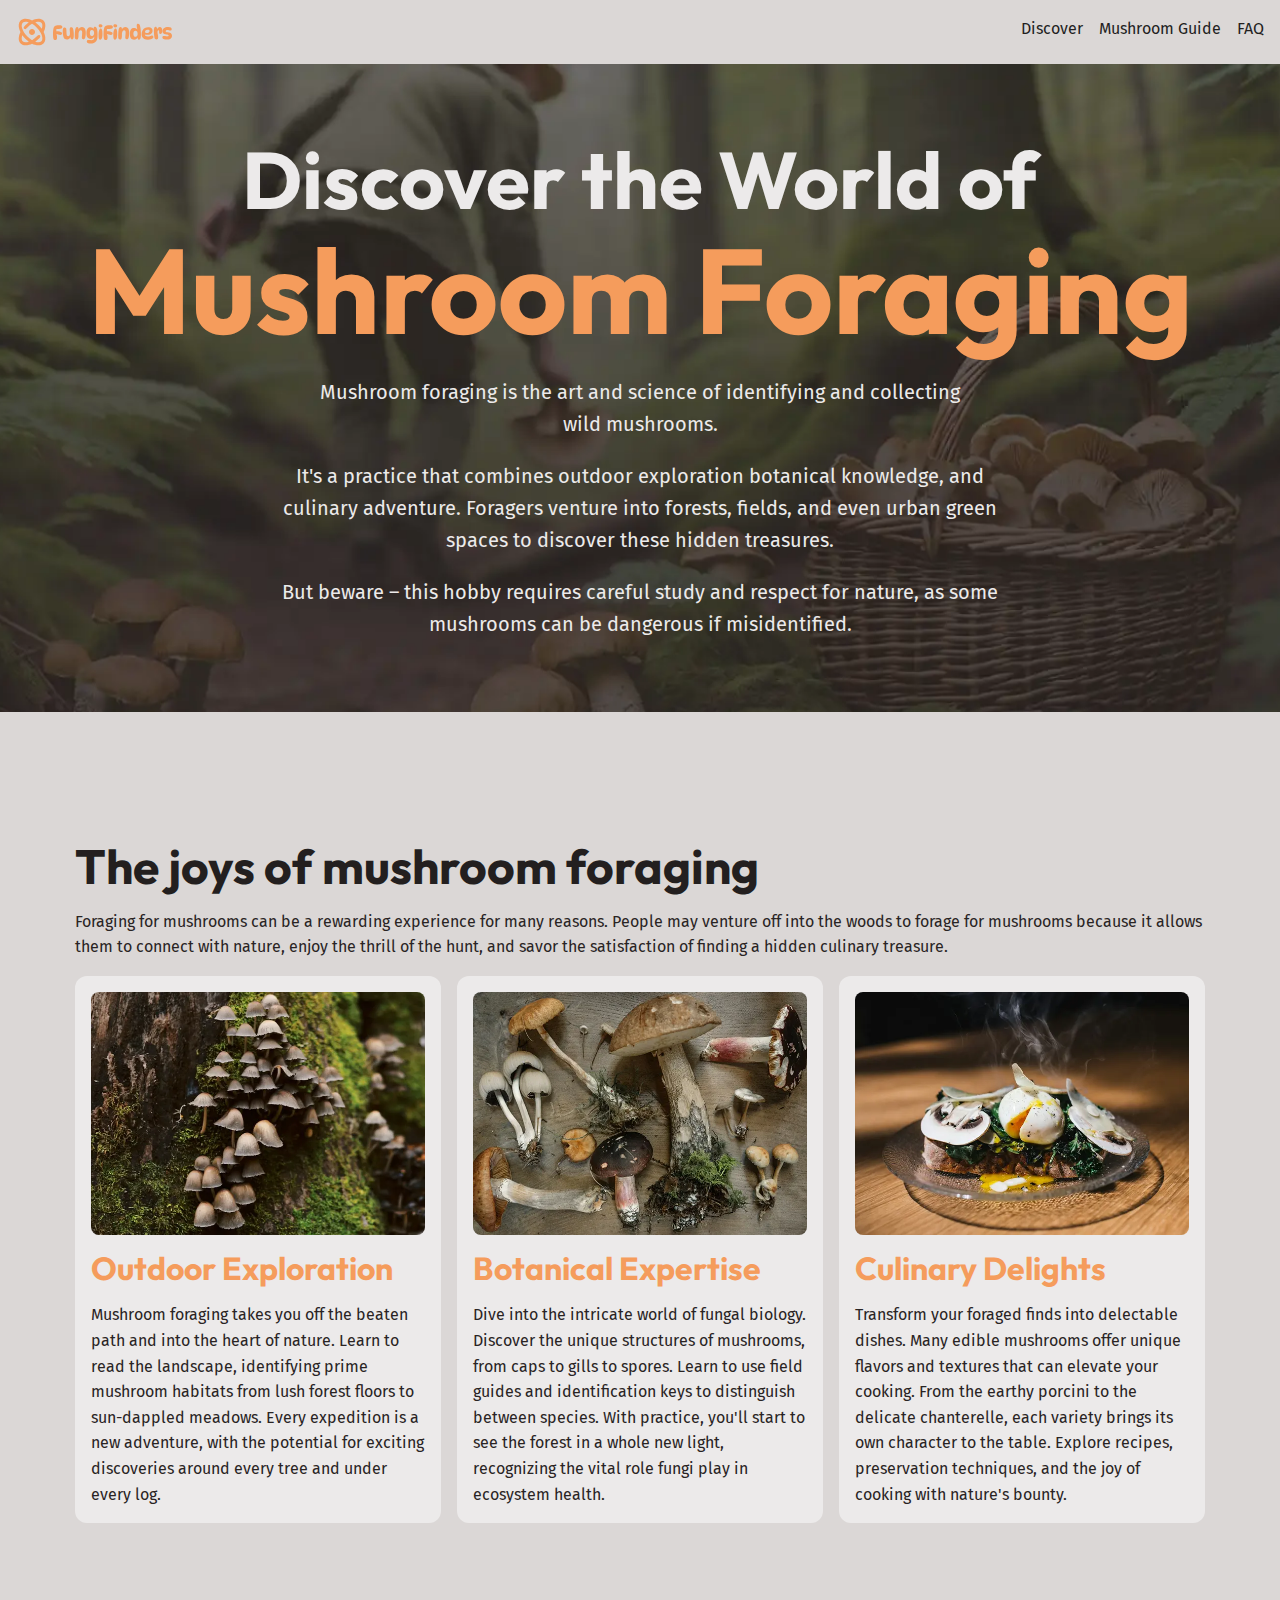
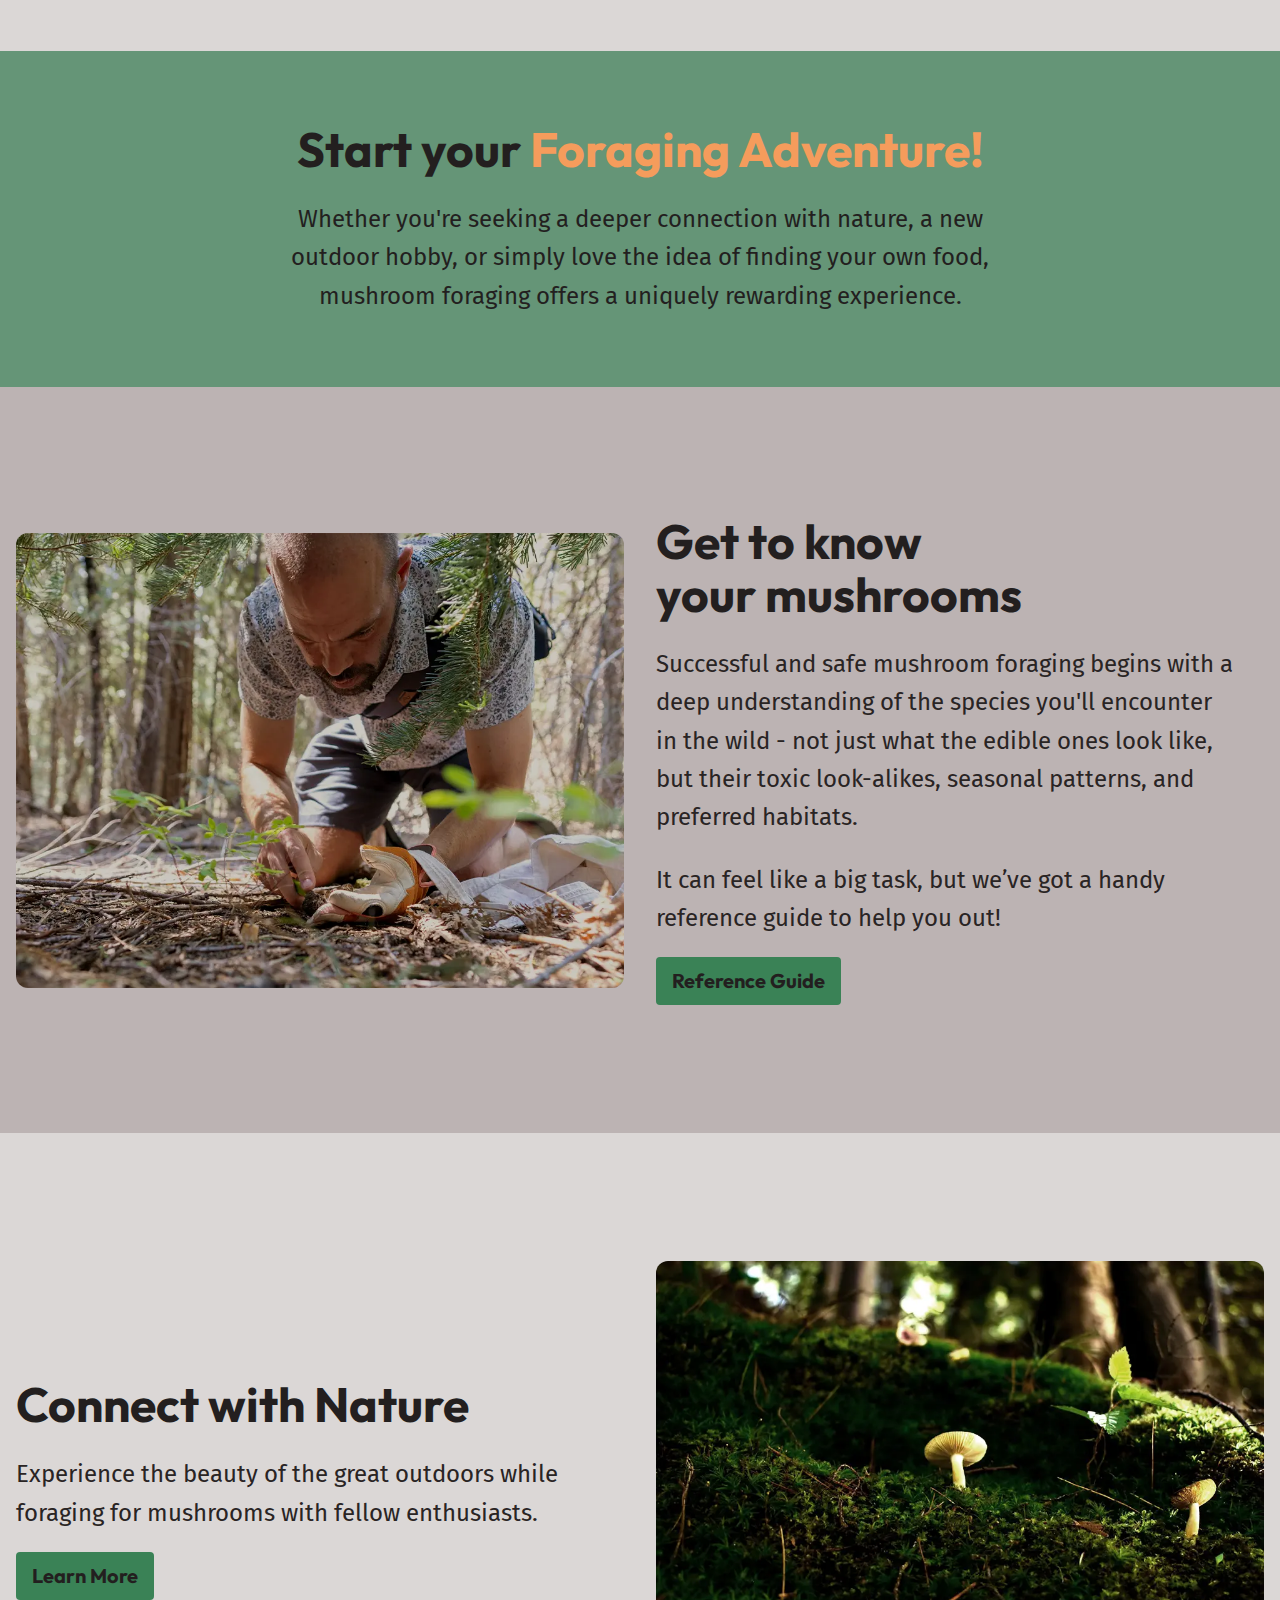
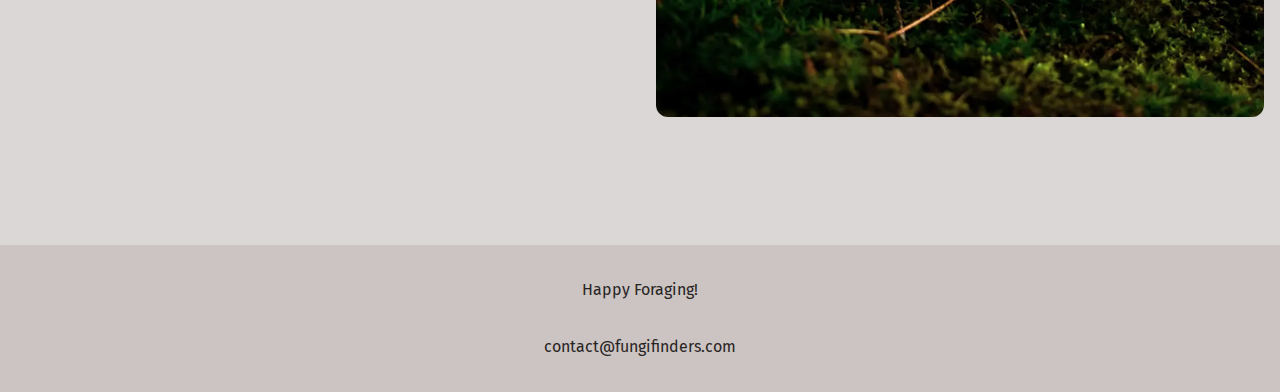
<file: index.html>
<!DOCTYPE html>
<html lang="en">
  <head>
    <meta charset="UTF-8" />
    <meta name="viewport" content="width=device-width, initial-scale=1.0" />
    <title>Fungi Finders</title>
    <link rel="stylesheet" href="style.css" />
    <link rel="preconnect" href="https://fonts.googleapis.com" />
    <link rel="preconnect" href="https://fonts.gstatic.com" crossorigin />
    <link
      href="https://fonts.googleapis.com/css2?family=Fira+Sans:wght@400;700&family=Outfit:wght@100..900&display=swap"
      rel="stylesheet"
    />
  </head>
  <body>
    <header class="site-header">
      <!-- .wrapper same as .container -->
      <div class="wrapper" data-width="wide">
        <!-- the bem naming using __ or -- -->
        <div class="site-header__inner">
          <img src="assets/fungi-finders.svg" alt="Fungi Finders Logo" />
          <nav class="primary-navigation">
            <!-- specify the role of the list -->
            <ul role="list">
              <li><a href="/">Discover</a></li>
              <li><a href="#">Mushroom Guide</a></li>
              <li><a href="#">FAQ</a></li>
            </ul>
          </nav>
        </div>
      </div>
    </header>
    <main>
      <section class="hero flow section" data-padding="compact">
        <div class="wrapper" data-width="wide">
          <h1 class="hero__title">
            Discover the World of <span>Mushroom Foraging</span>
          </h1>
        </div>
        <div class="wrapper" data-width="narrow">
          <div class="flow">
            <p>
              Mushroom foraging is the art and science of identifying and
              collecting wild mushrooms.
            </p>
            <p>
              It's a practice that combines outdoor exploration botanical
              knowledge, and culinary adventure. Foragers venture into forests,
              fields, and even urban green spaces to discover these hidden
              treasures.
            </p>
            <p>
              But beware – this hobby requires careful study and respect for
              nature, as some mushrooms can be dangerous if misidentified.
            </p>
          </div>
        </div>
      </section>

      <section class="section">
        <div class="wrapper flow">
          <h2 class="section-title">The joys of mushroom foraging</h2>
          <p>
            Foraging for mushrooms can be a rewarding experience for many
            reasons. People may venture off into the woods to forage for
            mushrooms because it allows them to connect with nature, enjoy the
            thrill of the hunt, and savor the satisfaction of finding a hidden
            culinary treasure.
          </p>

          <!-- Three columns -->
          <div class="equal-columns">
            <div class="card">
              <img
                src="assets/outdoor-exploration.webp"
                alt="A group of mushrooms on the side of a tree in the forest"
              />
              <h3 class="card__title">Outdoor Exploration</h3>
              <p>
                Mushroom foraging takes you off the beaten path and into the
                heart of nature. Learn to read the landscape, identifying prime
                mushroom habitats from lush forest floors to sun-dappled
                meadows. Every expedition is a new adventure, with the potential
                for exciting discoveries around every tree and under every log.
              </p>
            </div>
            <div class="card">
              <img
                src="assets/botanical-expertise.webp"
                alt="A bunch of different mushrooms on the table"
              />
              <h3 class="card__title">Botanical Expertise</h3>
              <p>
                Dive into the intricate world of fungal biology. Discover the
                unique structures of mushrooms, from caps to gills to spores.
                Learn to use field guides and identification keys to distinguish
                between species. With practice, you'll start to see the forest
                in a whole new light, recognizing the vital role fungi play in
                ecosystem health.
              </p>
            </div>
            <div class="card">
              <img
                src="assets/culinary-delight.webp"
                alt="A dish out of mushroom still hot on top of a transparent plate"
              />
              <h3 class="card__title">Culinary Delights</h3>
              <p>
                Transform your foraged finds into delectable dishes. Many edible
                mushrooms offer unique flavors and textures that can elevate
                your cooking. From the earthy porcini to the delicate
                chanterelle, each variety brings its own character to the table.
                Explore recipes, preservation techniques, and the joy of cooking
                with nature's bounty.
              </p>
            </div>
          </div>
        </div>
      </section>

      <section
        class="section text-center background-accent"
        data-padding="compact"
      >
        <div class="wrapper" data-width="narrow">
          <div class="flow font-size-lg text-high-contrast">
            <h2 class="section-title">
              Start your <span class="text-brand">Foraging Adventure!</span>
            </h2>
            <p>
              Whether you're seeking a deeper connection with nature, a new
              outdoor hobby, or simply love the idea of finding your own food,
              mushroom foraging offers a uniquely rewarding experience.
            </p>
          </div>
        </div>
      </section>

      <section class="section background-extra-dark">
        <div class="wrapper" data-width="wide">
          <!-- Two columns -->
          <div class="equal-columns" data-gap="large" data-alignment="centered">
            <div>
              <img
                src="assets/get-to-know.webp"
                alt="A man in the forest on his knee searching for mushrooms"
              />
            </div>
            <div class="flow font-size-lg">
              <h2 class="section-title">Get to know your mushrooms</h2>
              <p>
                Successful and safe mushroom foraging begins with a deep
                understanding of the species you'll encounter in the wild - not
                just what the edible ones look like, but their toxic
                look-alikes, seasonal patterns, and preferred habitats.
              </p>
              <p>
                It can feel like a big task, but we’ve got a handy reference
                guide to help you out!
              </p>
              <!-- Better implementation of descriptive link for usability -->
              <a class="button" href="#"
                ><span class="visually-hidden"
                  >Learn more about wild mushrooms using our handy</span
                >Reference Guide</a
              >
            </div>
          </div>
        </div>
      </section>

      <section class="section">
        <div class="wrapper" data-width="wide">
          <!-- Two columns -->
          <div class="equal-columns" data-gap="large" data-alignment="centered">
            <div class="flow font-size-lg">
              <h2 class="section-title">Connect with Nature</h2>
              <p>
                Experience the beauty of the great outdoors while foraging for
                mushrooms with fellow enthusiasts.
              </p>
              <!-- Better implementation of descriptive link for usability -->
              <a class="button" href="#"
                >Learn More
                <span class="visually-hidden"
                  >about the different types of mushrooms using our handy
                  mushroom guide</span
                ></a
              >
            </div>
            <div>
              <img
                src="assets/nature.webp"
                alt="A picture of a mushroom in the wood"
              />
            </div>
          </div>
        </div>
      </section>
    </main>
    <footer class="site-footer">
      <p>Happy Foraging!</p>
      <a href="mailto:contact@fungifinders.com">contact@fungifinders.com</a>
    </footer>
  </body>
</html>
</file>
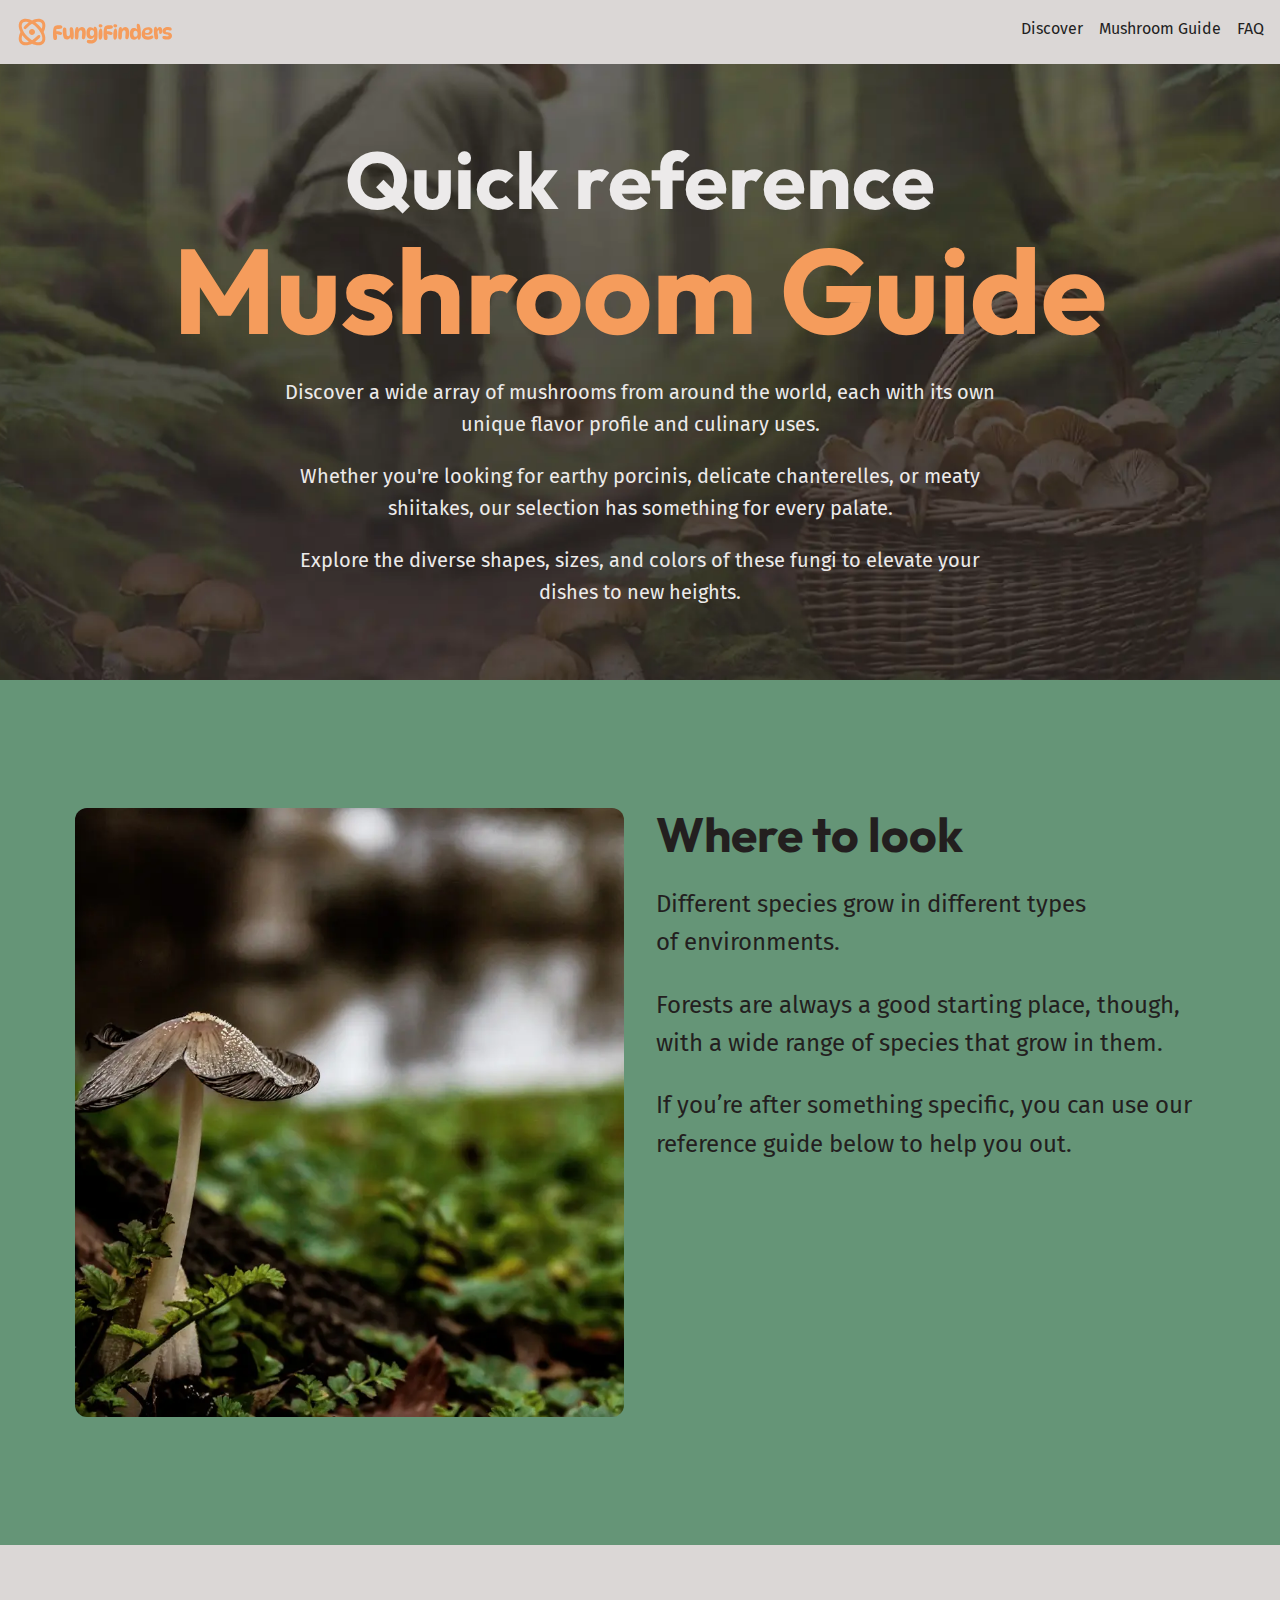
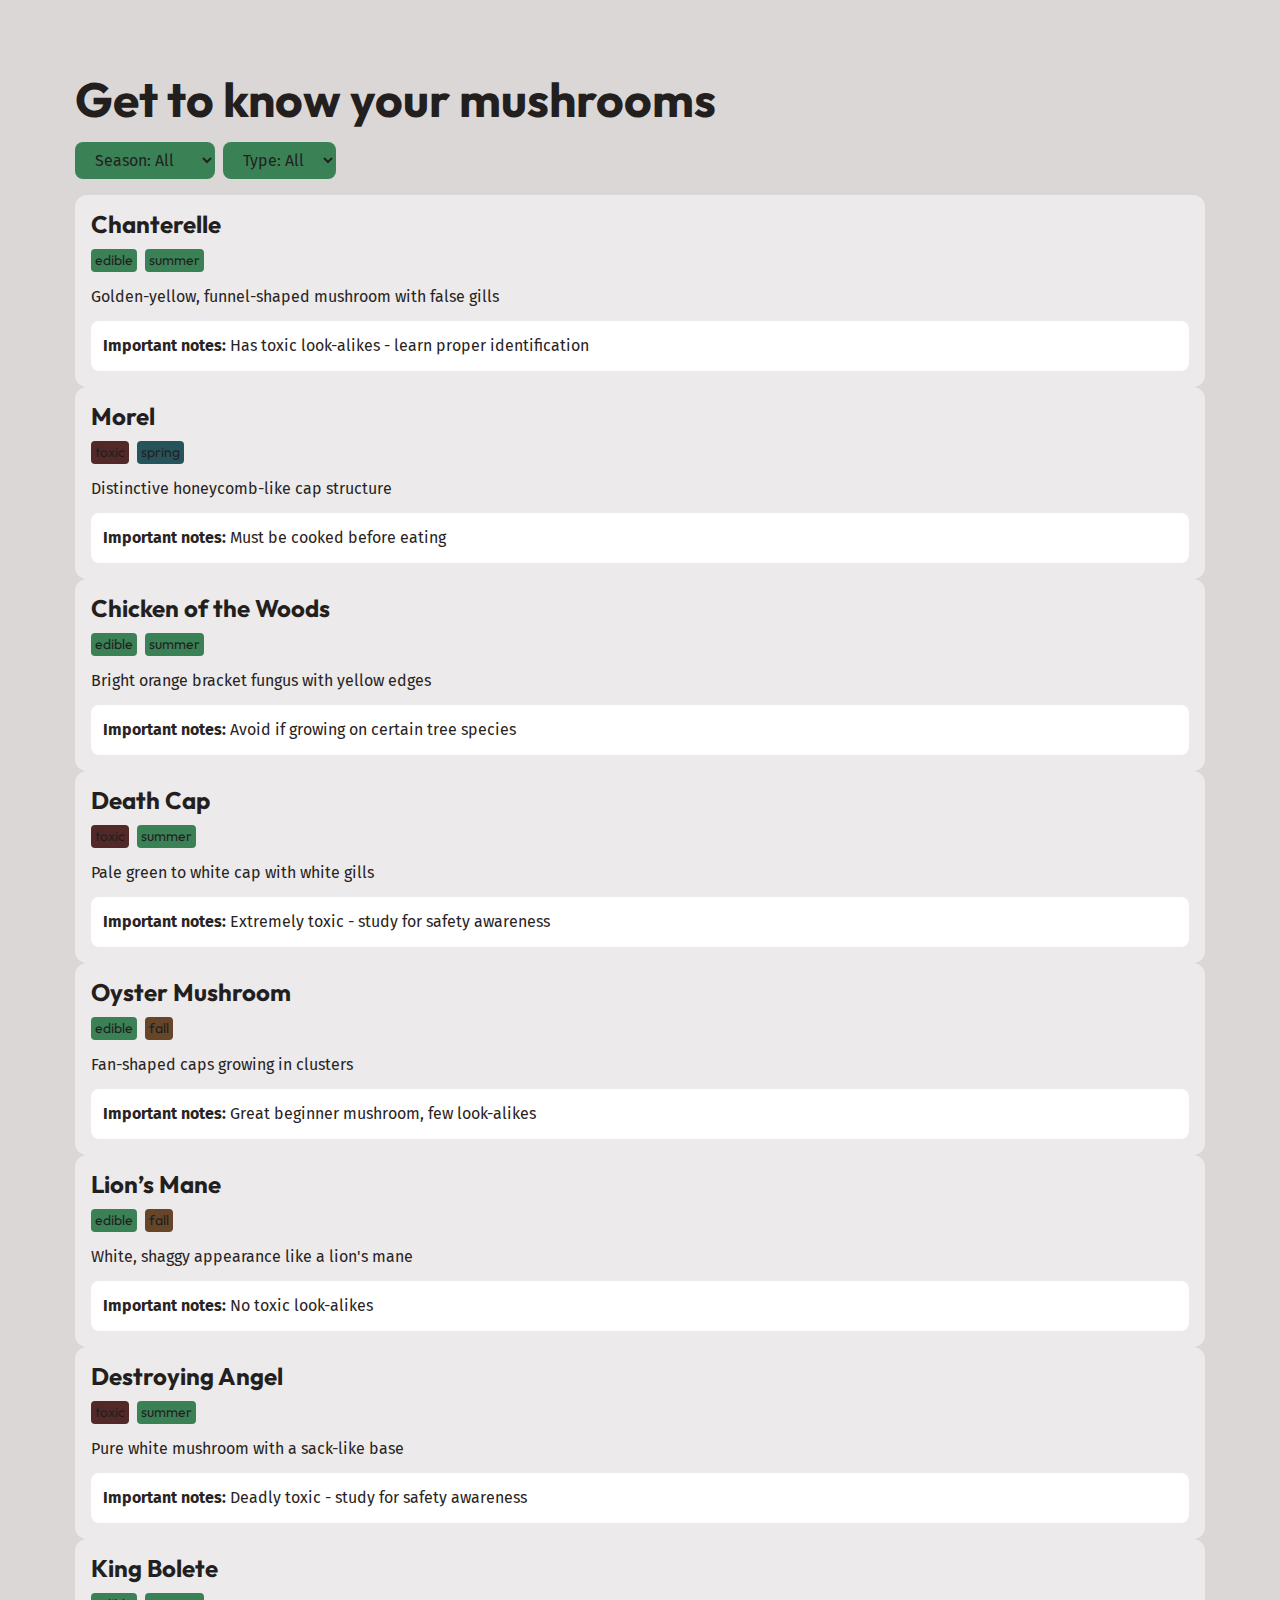
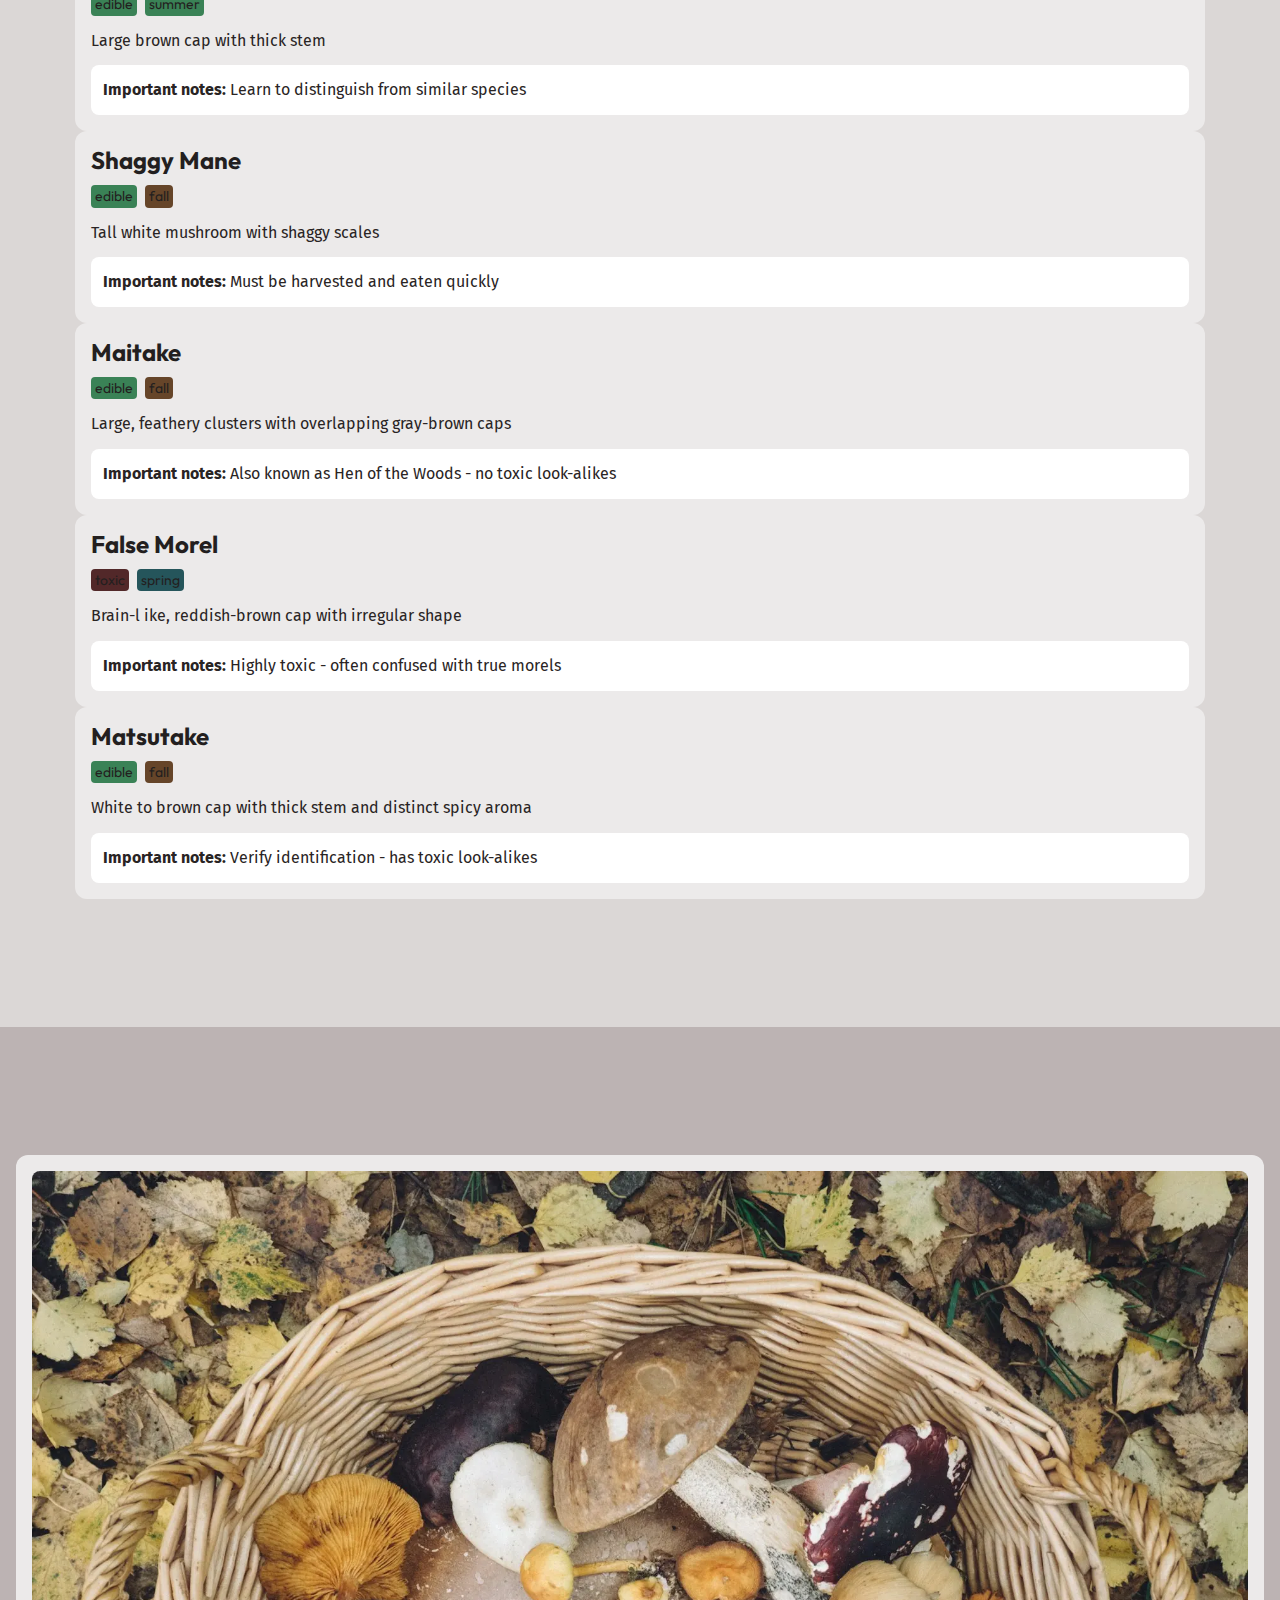
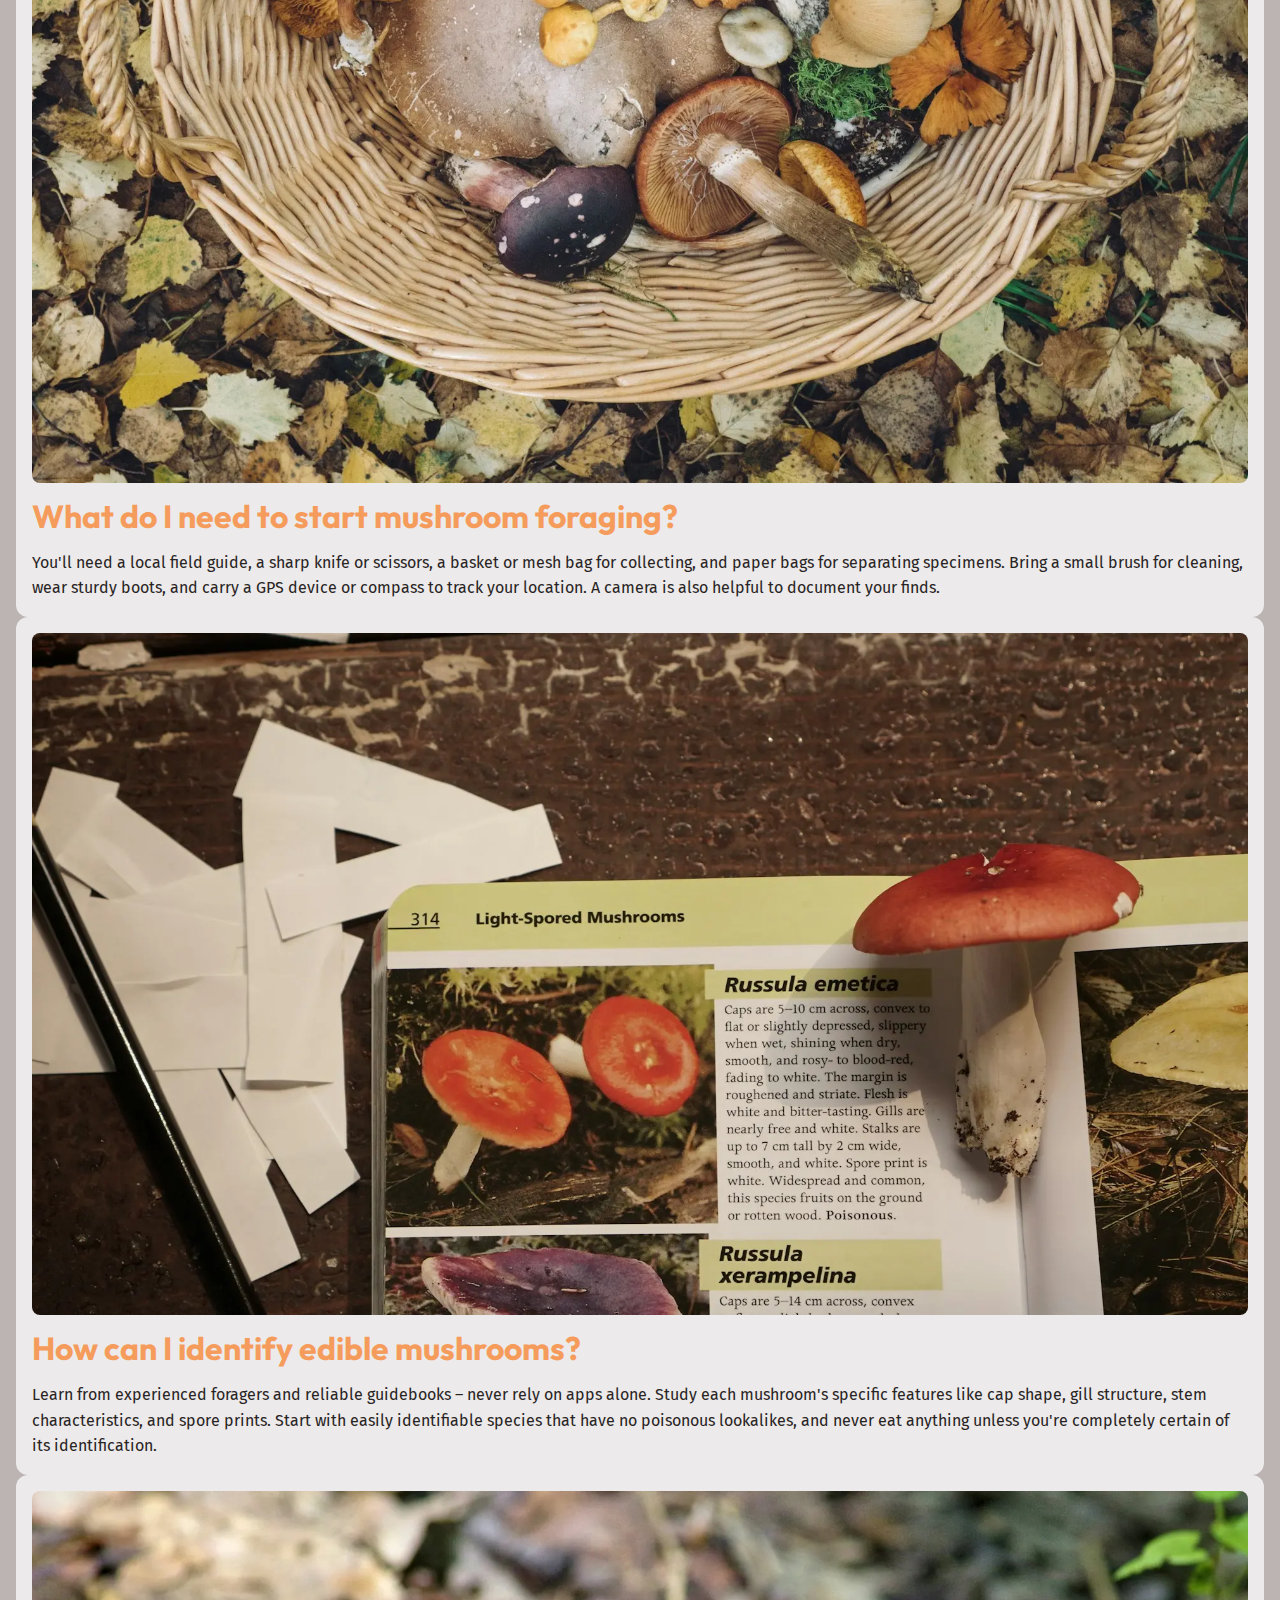
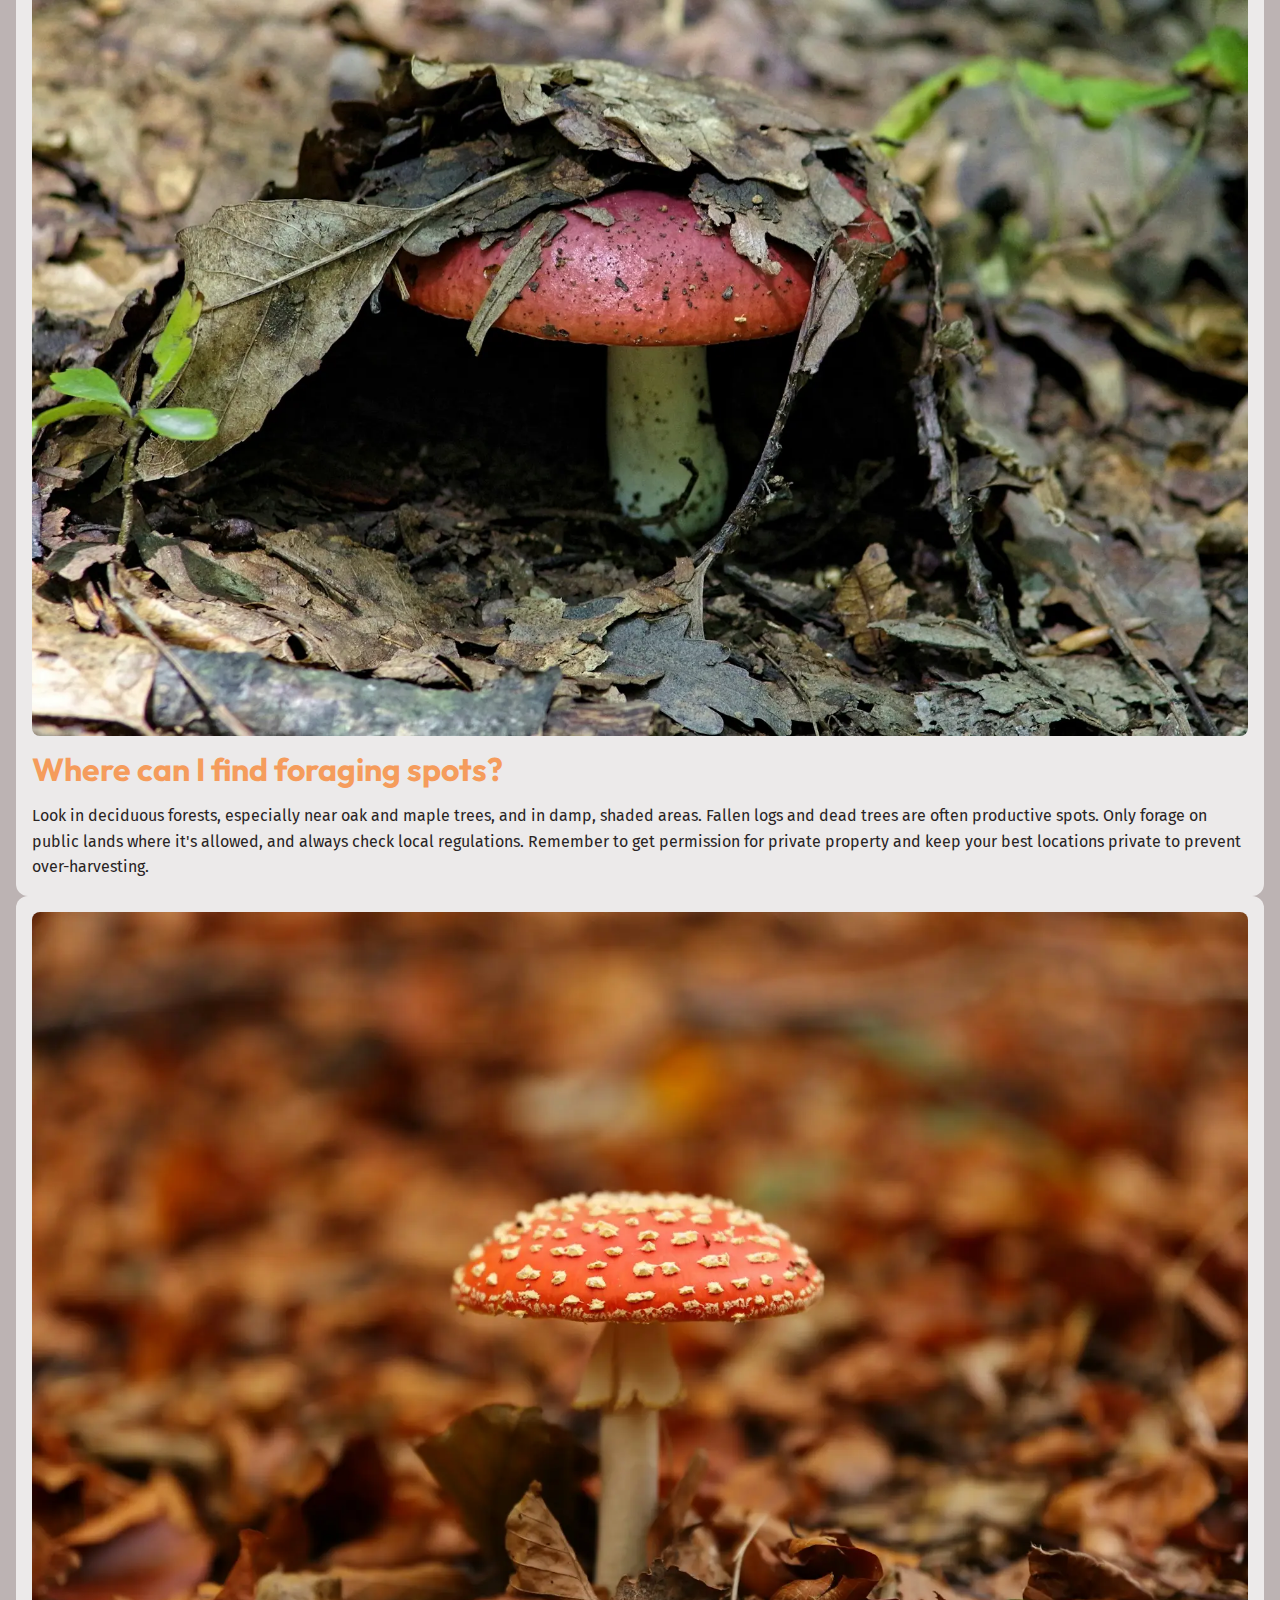
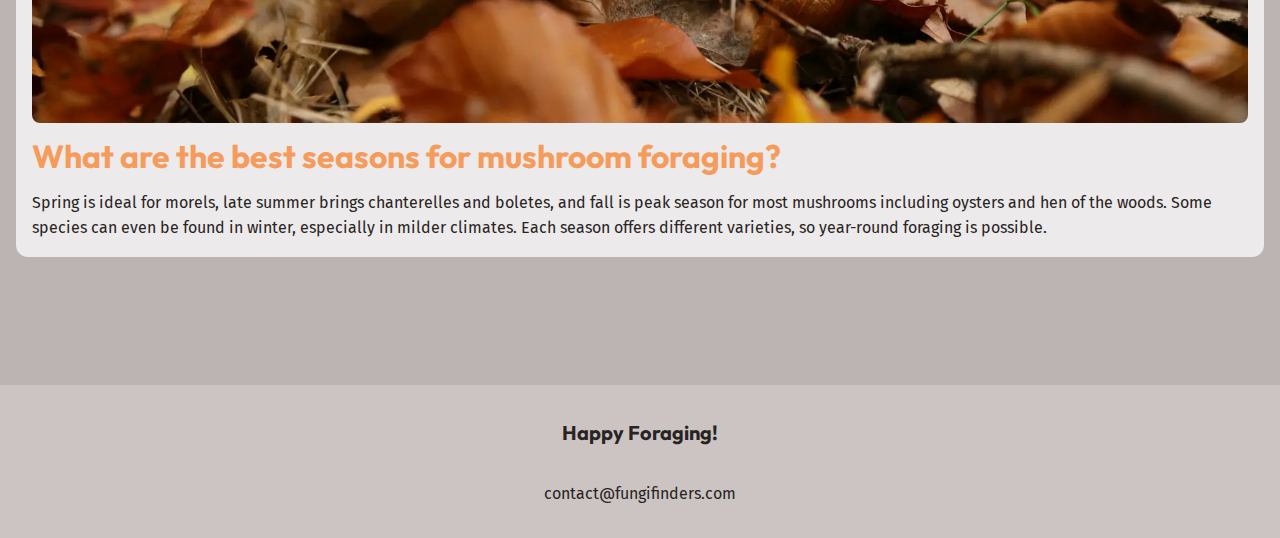
<file: mushroom-guide.html>
<!DOCTYPE html>
<html lang="en">
  <head>
    <meta charset="UTF-8" />
    <meta name="viewport" content="width=device-width, initial-scale=1.0" />
    <title>Fungi Finders</title>
    <link rel="stylesheet" href="style.css" />
    <link rel="preconnect" href="https://fonts.googleapis.com" />
    <link rel="preconnect" href="https://fonts.gstatic.com" crossorigin />
    <link
      href="https://fonts.googleapis.com/css2?family=Fira+Sans:wght@400;700&family=Outfit:wght@100..900&display=swap"
      rel="stylesheet"
    />
    <script src="main.js" defer></script>
  </head>
  <body>
    <!-- skiable nav -->
    <a class="skip-to-main" href="#main">Skip to main content</a>

    <header class="site-header">
      <!-- .wrapper same as .container -->
      <div class="wrapper" data-width="wide">
        <!-- the bem naming using __ or -- -->
        <div class="site-header__inner">
          <img src="assets/fungi-finders.svg" alt="Fungi Finders Logo" />
          <button aria-controls="primary-nav" aria-expanded="false">
            <!-- the span is for assistive technology to help identify and add context to the button -->
            <span class="visually-hidden">Menu</span>
            <img src="assets/hamburger.svg" alt="" />
          </button>
          <nav id="primary-nav" class="primary-navigation">
            <!-- specify the role of the list -->
            <ul role="list">
              <li><a href="/">Discover</a></li>
              <li><a href="#">Mushroom Guide</a></li>
              <li><a href="#">FAQ</a></li>
            </ul>
          </nav>
        </div>
      </div>
    </header>
    <main id="main">
      <section class="hero flow section" data-padding="compact">
        <div class="wrapper" data-width="wide">
          <h1 class="hero__title">
            Quick reference <span>Mushroom Guide</span>
          </h1>
        </div>
        <div class="wrapper" data-width="narrow">
          <div class="flow">
            <p>
              Discover a wide array of mushrooms from around the world, each
              with its own unique flavor profile and culinary uses.
            </p>
            <p>
              Whether you're looking for earthy porcinis, delicate chanterelles,
              or meaty shiitakes, our selection has something for every palate.
            </p>
            <p>
              Explore the diverse shapes, sizes, and colors of these fungi to
              elevate your dishes to new heights.
            </p>
          </div>
        </div>
      </section>

      <section class="background-accent section">
        <div class="wrapper">
          <div class="equal-columns" data-alignment="center" data-gap="large">
            <div>
              <img
                src="assets/where-to-look.webp"
                alt="A zoomed in picture of a white mushroom on the floor of a misty and mossy wood"
              />
            </div>
            <div class="flow font font-size-lg text-high-contrast">
              <h2 class="section-title">Where to look</h2>
              <p>Different species grow in different types of environments.</p>
              <p>
                Forests are always a good starting place, though, with a wide
                range of species that grow in them.
              </p>
              <p>
                If you’re after something specific, you can use our reference
                guide below to help you out.
              </p>
            </div>
          </div>
        </div>
      </section>

      <section class="mushroom-guide section">
        <div class="wrapper">
          <div class="flow">
            <h2 class="section-title">Get to know your mushrooms</h2>
            <div class="flex-group">
              <select name="" id="">
                <option value="all">Season: All</option>
                <option value="spring">Spring: All</option>
                <option value="summer">Summer: All</option>
                <option value="fall">Fall: All</option>
              </select>
              <select name="" id="">
                <option value="all">Type: All</option>
                <option value="edible">Edible</option>
                <option value="toxic">Toxic</option>
              </select>
            </div>
            <!-- grid of mushrooms -->
            <div class="grid-auto-fit">
              <div class="card">
                <h3 class="card__title">Chanterelle</h3>
                <!-- to make more accessible -->
                <ul
                  class="tag-list"
                  role="list"
                  aria-label="Mushroom Characteristics"
                >
                  <li data-edible="edible">
                    <span class="visually-hidden"> This mushroom is </span>
                    edible
                  </li>
                  <li data-season="summer">
                    <span class="visually-hidden">
                      Best season to harvest this mushroom is
                    </span>
                    summer
                  </li>
                </ul>
                <p>Golden-yellow, funnel-shaped mushroom with false gills</p>
                <div class="card__note">
                  <strong>Important notes: </strong>
                  Has toxic look-alikes - learn proper identification
                </div>
              </div>
              <div class="card">
                <h3 class="card__title">Morel</h3>
                <!-- to make more accessible -->
                <ul
                  class="tag-list"
                  role="list"
                  aria-label="Mushroom Characteristics"
                >
                  <li data-edible="toxic">
                    <span class="visually-hidden"> This mushroom is </span>
                    toxic
                  </li>
                  <li data-season="spring">
                    <span class="visually-hidden">
                      Best season to harvest this mushroom is
                    </span>
                    spring
                  </li>
                </ul>
                <p>Distinctive honeycomb-like cap structure</p>
                <div class="card__note">
                  <strong>Important notes: </strong>
                  Must be cooked before eating
                </div>
              </div>
              <div class="card">
                <h3 class="card__title">Chicken of the Woods</h3>
                <!-- to make more accessible -->
                <ul
                  class="tag-list"
                  role="list"
                  aria-label="Mushroom Characteristics"
                >
                  <li data-edible="edible">
                    <span class="visually-hidden"> This mushroom is </span>
                    edible
                  </li>
                  <li data-season="summer">
                    <span class="visually-hidden">
                      Best season to harvest this mushroom is
                    </span>
                    summer
                  </li>
                </ul>
                <p>Bright orange bracket fungus with yellow edges</p>
                <div class="card__note">
                  <strong>Important notes: </strong>
                  Avoid if growing on certain tree species
                </div>
              </div>
              <div class="card">
                <h3 class="card__title">Death Cap</h3>
                <!-- to make more accessible -->
                <ul
                  class="tag-list"
                  role="list"
                  aria-label="Mushroom Characteristics"
                >
                  <li data-edible="toxic">
                    <span class="visually-hidden"> This mushroom is </span>
                    toxic
                  </li>
                  <li data-season="summer">
                    <span class="visually-hidden">
                      Best season to harvest this mushroom is
                    </span>
                    summer
                  </li>
                </ul>
                <p>Pale green to white cap with white gills</p>
                <div class="card__note">
                  <strong>Important notes: </strong>
                  Extremely toxic - study for safety awareness
                </div>
              </div>
              <div class="card">
                <h3 class="card__title">Oyster Mushroom</h3>
                <!-- to make more accessible -->
                <ul
                  class="tag-list"
                  role="list"
                  aria-label="Mushroom Characteristics"
                >
                  <li data-edible="edible">
                    <span class="visually-hidden"> This mushroom is </span>
                    edible
                  </li>
                  <li data-season="fall">
                    <span class="visually-hidden">
                      Best season to harvest this mushroom is
                    </span>
                    fall
                  </li>
                </ul>
                <p>Fan-shaped caps growing in clusters</p>
                <div class="card__note">
                  <strong>Important notes: </strong>
                  Great beginner mushroom, few look-alikes
                </div>
              </div>
              <div class="card">
                <h3 class="card__title">Lion’s Mane</h3>
                <!-- to make more accessible -->
                <ul
                  class="tag-list"
                  role="list"
                  aria-label="Mushroom Characteristics"
                >
                  <li data-edible="edible">
                    <span class="visually-hidden"> This mushroom is </span>
                    edible
                  </li>
                  <li data-season="fall">
                    <span class="visually-hidden">
                      Best season to harvest this mushroom is
                    </span>
                    fall
                  </li>
                </ul>
                <p>White, shaggy appearance like a lion's mane</p>
                <div class="card__note">
                  <strong>Important notes: </strong>
                  No toxic look-alikes
                </div>
              </div>
              <div class="card">
                <h3 class="card__title">Destroying Angel</h3>
                <!-- to make more accessible -->
                <ul
                  class="tag-list"
                  role="list"
                  aria-label="Mushroom Characteristics"
                >
                  <li data-edible="toxic">
                    <span class="visually-hidden"> This mushroom is </span>
                    toxic
                  </li>
                  <li data-season="summer">
                    <span class="visually-hidden">
                      Best season to harvest this mushroom is
                    </span>
                    summer
                  </li>
                </ul>
                <p>Pure white mushroom with a sack-like base</p>
                <div class="card__note">
                  <strong>Important notes: </strong>
                  Deadly toxic - study for safety awareness
                </div>
              </div>
              <div class="card">
                <h3 class="card__title">King Bolete</h3>
                <!-- to make more accessible -->
                <ul
                  class="tag-list"
                  role="list"
                  aria-label="Mushroom Characteristics"
                >
                  <li data-edible="edible">
                    <span class="visually-hidden"> This mushroom is </span>
                    edible
                  </li>
                  <li data-season="summer">
                    <span class="visually-hidden">
                      Best season to harvest this mushroom is
                    </span>
                    summer
                  </li>
                </ul>
                <p>Large brown cap with thick stem</p>
                <div class="card__note">
                  <strong>Important notes: </strong>
                  Learn to distinguish from similar species
                </div>
              </div>
              <div class="card">
                <h3 class="card__title">Shaggy Mane</h3>
                <!-- to make more accessible -->
                <ul
                  class="tag-list"
                  role="list"
                  aria-label="Mushroom Characteristics"
                >
                  <li data-edible="edible">
                    <span class="visually-hidden"> This mushroom is </span>
                    edible
                  </li>
                  <li data-season="fall">
                    <span class="visually-hidden">
                      Best season to harvest this mushroom is
                    </span>
                    fall
                  </li>
                </ul>
                <p>Tall white mushroom with shaggy scales</p>
                <div class="card__note">
                  <strong>Important notes: </strong>
                  Must be harvested and eaten quickly
                </div>
              </div>
              <div class="card">
                <h3 class="card__title">Maitake</h3>
                <!-- to make more accessible -->
                <ul
                  class="tag-list"
                  role="list"
                  aria-label="Mushroom Characteristics"
                >
                  <li data-edible="edible">
                    <span class="visually-hidden"> This mushroom is </span>
                    edible
                  </li>
                  <li data-season="fall">
                    <span class="visually-hidden">
                      Best season to harvest this mushroom is
                    </span>
                    fall
                  </li>
                </ul>
                <p>Large, feathery clusters with overlapping gray-brown caps</p>
                <div class="card__note">
                  <strong>Important notes: </strong>
                  Also known as Hen of the Woods - no toxic look-alikes
                </div>
              </div>
              <div class="card">
                <h3 class="card__title">False Morel</h3>
                <!-- to make more accessible -->
                <ul
                  class="tag-list"
                  role="list"
                  aria-label="Mushroom Characteristics"
                >
                  <li data-edible="toxic">
                    <span class="visually-hidden"> This mushroom is </span>
                    toxic
                  </li>
                  <li data-season="spring">
                    <span class="visually-hidden">
                      Best season to harvest this mushroom is
                    </span>
                    spring
                  </li>
                </ul>
                <p>Brain-l ike, reddish-brown cap with irregular shape</p>
                <div class="card__note">
                  <strong>Important notes: </strong>
                  Highly toxic - often confused with true morels
                </div>
              </div>
              <div class="card">
                <h3 class="card__title">Matsutake</h3>
                <!-- to make more accessible -->
                <ul
                  class="tag-list"
                  role="list"
                  aria-label="Mushroom Characteristics"
                >
                  <li data-edible="edible">
                    <span class="visually-hidden"> This mushroom is </span>
                    edible
                  </li>
                  <li data-season="fall">
                    <span class="visually-hidden">
                      Best season to harvest this mushroom is
                    </span>
                    fall
                  </li>
                </ul>
                <p>
                  White to brown cap with thick stem and distinct spicy aroma
                </p>
                <div class="card__note">
                  <strong>Important notes: </strong>
                  Verify identification - has toxic look-alikes
                </div>
              </div>
            </div>
          </div>
        </div>
      </section>

      <!-- faq -->
      <section class="background-extra-dark section">
        <div class="wrapper" data-width="wide">
          <div class="card">
            <img
              src="assets/start-foraging.webp"
              alt="A basket full of mushrooms"
            />
            <h3 class="card__title">
              What do I need to start mushroom foraging?
            </h3>
            <p>
              You'll need a local field guide, a sharp knife or scissors, a
              basket or mesh bag for collecting, and paper bags for separating
              specimens. Bring a small brush for cleaning, wear sturdy boots,
              and carry a GPS device or compass to track your location. A camera
              is also helpful to document your finds.
            </p>
          </div>
          <div class="card">
            <img
              src="assets/identify-mushrooms.webp"
              alt="A mushroom on top of a paper with information that identify it"
            />
            <h3 class="card__title">How can I identify edible mushrooms?</h3>
            <p>
              Learn from experienced foragers and reliable guidebooks – never
              rely on apps alone. Study each mushroom's specific features like
              cap shape, gill structure, stem characteristics, and spore prints.
              Start with easily identifiable species that have no poisonous
              lookalikes, and never eat anything unless you're completely
              certain of its identification.
            </p>
          </div>
          <div class="card">
            <img
              src="assets/where-to-find.webp"
              alt="A mushroom hidden and covered in leafs"
            />
            <h3 class="card__title">Where can I find foraging spots?</h3>
            <p>
              Look in deciduous forests, especially near oak and maple trees,
              and in damp, shaded areas. Fallen logs and dead trees are often
              productive spots. Only forage on public lands where it's allowed,
              and always check local regulations. Remember to get permission for
              private property and keep your best locations private to prevent
              over-harvesting.
            </p>
          </div>
          <div class="card">
            <img
              src="assets/best-seasons.webp"
              alt="A mushroom on the bottom of leafy forrest in fall season"
            />
            <h3 class="card__title">
              What are the best seasons for mushroom foraging?
            </h3>
            <p>
              Spring is ideal for morels, late summer brings chanterelles and
              boletes, and fall is peak season for most mushrooms including
              oysters and hen of the woods. Some species can even be found in
              winter, especially in milder climates. Each season offers
              different varieties, so year-round foraging is possible.
            </p>
          </div>
        </div>
      </section>
    </main>
    <footer class="site-footer">
      <p class="site-footer__title">Happy Foraging!</p>
      <a href="mailto:contact@fungifinders.com">contact@fungifinders.com</a>
    </footer>
  </body>
</html>
</file>
<file: style.css>
/* view transition */
@view-transition {
  navigation: auto;
}

@layer reset {
  /* the reset here */

  /* Box sizing rules */
  *,
  *::before,
  *::after {
    box-sizing: border-box;
  }

  /* Prevent font size inflation */
  /* IOS device when turn landscape change size (inflation) this will prevent it */
  html {
    -moz-text-size-adjust: none;
    -webkit-text-size-adjust: none;
    text-size-adjust: none;
  }

  /* Remove default margin in favour of better control in authored CSS */
  /* similar with * {margin: 0} but more specific */
  body,
  h1,
  h2,
  h3,
  h4,
  p,
  figure,
  blockquote,
  dl,
  dd {
    margin: 0;
  }

  /* Remove list styles on ul, ol elements with a list role, which suggests default styling will be removed */
  /* safari stuff */
  ul[role="list"],
  ol[role="list"] {
    list-style: none;
    margin: 0;
    padding: 0;
  }

  /* Set core body defaults */
  body {
    /* min-height: 100vh; */
    min-block-size: 100vh;
    /* default line height 1.4-ish */
    line-height: 1.6;
  }

  /* Set shorter line heights on headings and interactive elements */
  h1,
  h2,
  h3,
  h4,
  button,
  input,
  label {
    line-height: 1.1;
  }

  /* Balance text wrapping on headings */
  h1,
  h2,
  h3,
  h4 {
    /* balancing the typography looks when screen are adjusted to the next line */
    text-wrap: balance;
  }

  p,
  li {
    /* still in cromium browser pretty new thing */
    /* prevent a tailing orphan typography (hanging one word) */
    text-wrap: pretty;
  }

  /* A elements that don't have a class get default styles */
  a:not([class]) {
    text-decoration-skip-ink: auto;
    color: currentColor;
  }

  /* Make images easier to work with */
  img,
  picture {
    /* max-width: 100%; */
    /* logical property same as width (left to right vertical) */
    max-inline-size: 100%;
    display: block;
  }

  /* Inherit fonts for inputs and buttons */
  input,
  button,
  textarea,
  select {
    font: inherit;
  }

  /* Make sure textareas without a rows attribute are not tiny */
  textarea:not([rows]) {
    min-height: 10em;
  }

  /* Anything that has been anchored to should have extra scroll margin */
  :target {
    scroll-margin-block: 5ex;
  }
}

@layer base {
  /* :root custom props + base/global styles here */

  /* root for global variables */
  :root {
    --clr-white: hsl(0, 0%, 100%);
    --clr-gray-100: hsl(0, 2%, 79%);
    --clr-brand-400: hsl(25, 88%, 75%);
    --clr-brand-500: hsl(25, 88%, 66%);
    --clr-green-400: hsl(143, 19%, 49%);
    --clr-green-500: hsl(143, 38%, 37%);
    --clr-green-600: hsl(145, 29%, 19%);

    --clr-brown-100: hsl(10, 5%, 92%);
    --clr-brown-200: hsl(9, 7%, 85%);
    --clr-brown-300: hsl(9, 8%, 78%);
    --clr-brown-400: hsl(0, 6%, 72%);

    --clr-brown-500: hsl(10, 5%, 25%);
    --clr-brown-600: hsl(9, 7%, 21%);
    --clr-brown-700: hsl(9, 8%, 16%);
    --clr-brown-800: hsl(0, 6%, 15%);
    --clr-brown-900: hsl(0, 6%, 13%);

    --clr-orange-500: hsl(28, 43%, 28%);
    --clr-red-500: hsl(359, 34%, 24%);
    --clr-teal-500: hsl(186, 42%, 25%);

    --ff-heading: "Outfit", sans-serif;
    --ff-body: "Fira Sans", sans-serif;

    --fs-300: 0.875rem;
    --fs-400: 1rem;
    --fs-500: 1.125rem;
    --fs-600: 1.25rem;
    --fs-700: 1.5rem;
    --fs-800: 2rem;
    --fs-900: 3.75rem;
    --fs-1000: 3.75rem;

    /* the same as min-width 760 */
    @media (width > 760px) {
      --fs-300: 0.875rem;
      --fs-400: 1rem;
      --fs-500: 1.25rem;
      --fs-600: 1.5rem;
      --fs-700: 2rem;
      --fs-800: 3rem;
      --fs-900: 5rem;
      --fs-1000: 7.5rem;
    }
  }

  :root {
    /* primitives here */
    --text-main: var(--clr-gray-100);
    --text-high-contrast: var(--clr-white);
    --text-brand: var(--clr-brand-500);
    --text-brand-light: var(--clr-brand-400);

    --background-accent-light: var(--clr-green-400);
    --background-accent-main: var(--clr-green-500);
    --background-accent-dark: var(--clr-green-600);

    --background-extra-light: var(--clr-brown-500);
    --background-light: var(--clr-brown-600);
    --background-main: var(--clr-brown-700);
    --background-dark: var(--clr-brown-800);
    --background-extra-dark: var(--clr-brown-900);

    --font-size-heading-sm: var(--fs-700);
    --font-size-heading-regular: var(--fs-800);
    --font-size-heading-lg: var(--fs-900);
    --font-size-heading-xl: var(--fs-1000);

    --font-size-sm: var(--fs-300);
    --font-size-regular: var(--fs-400);
    --font-size-md: var(--fs-500);
    --font-size-lg: var(--fs-600);

    --border-radius-1: 0.25rem;
    --border-radius-2: 0.5rem;
    --border-radius-3: 0.75rem;

    /* theme default is dark */
    @media (prefers-color-scheme: light) {
      --text-main: var(--clr-brown-800);
      --text-high-contrast: var(--clr-brown-900);

      --background-accent-light: var(--clr-green-600);
      --background-accent-main: var(--clr-green-500);
      --background-accent-dark: var(--clr-green-400);
      --background-extra-light: var(--clr-white);
      --background-light: var(--clr-brown-100);
      --background-main: var(--clr-brown-200);
      --background-dark: var(--clr-brown-300);
      --background-extra-dark: var(--clr-brown-400);
    }
  }

  /* base */

  /* accessibility for motion sickness */
  @media (prefers-reduced-motion: no-preference) {
    /* more accessible smooth scrolling */
    html {
      scroll-behavior: smooth;
    }
  }

  html {
    font-family: var(--ff-body);
    line-height: 1.6;

    /* add space or gap when jumping to section */
    scroll-padding: 2rem;
  }

  body {
    font-size: var(--font-size-regular);
    color: var(--text-main);
    background-color: var(--background-main);
  }

  h1,
  h2,
  h3,
  h4 {
    font-family: var(--ff-heading);
    font-weight: 700;
    color: var(--text-high-contrast);
  }

  a {
    color: var(--text-high-contrast);
  }

  a:hover,
  a:focus-visible {
    color: var(--text-brand-light);
  }

  img {
    border-radius: var(--border-radius-3);
  }
}

@layer layout {
  /* for generic elements */

  .flex-group {
    display: flex;
    gap: 0.5rem;
    flex-wrap: wrap;
  }

  /* bring flow or spacing back after reset */
  /* " * + * " only select element without preceding sibling / not first child   */
  .flow > * + * {
    margin-top: var(--flow-spacer, 1em);
  }

  .grid-flow {
    display: grid;
    gap: var(--grid-flow-gap, 1rem);
  }

  /* auto-fit is the default "best" choice but if the design require can use auto-fill */
  .grid-auto-fill {
    --grid-auto-fit-min-column-size: 250px;
    display: grid;
    gap: 1rem;
    grid-template-columns: repeat(
      auto-fill,
      minmax(min(var(--grid-auto-fit-min-column-size), 100%), 1fr)
    );
  }

  .equal-columns {
    display: grid;
    /* declaring variable var(name, value) */
    gap: var(--equal-columns-gap, 1rem);
    align-items: var(--equal-columns-vertical-alignment, stretch);

    /* breakpoint */
    @media (width > 760px) {
      grid-auto-flow: column;
      /* make the columns equal size */
      grid-auto-columns: 1fr;
    }

    /* data  attribute. Can use modifier class instead */
    &[data-gap="large"] {
      --equal-columns-gap: 2rem;
    }

    &[data-alignment="centered"] {
      --equal-columns-vertical-alignment: center;
    }

    &[data-vertical-alignment="bottom"] {
      --column-layout-alignment: end;
    }
  }

  /* if using flex and make columns equal size */
  .flex-equal-columns {
    display: flex;

    /* select all child */
    > * {
      flex: 1;
    }
  }

  .section {
    --padding: 3.75rem;

    /* logical property same as padding-top */
    padding-block: var(--padding);

    @media (width > 760px) {
      --padding: 8rem;

      &[data-padding="compact"] {
        --padding: 4.5rem;
      }
    }
  }

  .wrapper {
    /* locally scooped custom property */
    --wrapper-max-width: 1130px;

    /* or use max-width: calc(1130px + 2rem) to add the padding (two side) manually */
    max-width: var(--wrapper-max-width);
    /* same as margin: 0 auto */
    margin-inline: auto;
    padding-inline: 1rem;
    /* from figma file the width 1130px but because added padding 1rem (16px) on each side, the width size will be change because css reset box-sizing. So turn box-sizing back to content-box to get the desired 1130px */
    box-sizing: content-box;

    /* nesting modifier */
    &[data-width="narrow"] {
      --wrapper-max-width: 720px;
    }

    &[data-width="wide"] {
      --wrapper-max-width: 1330px;
    }
  }

  /* modifier same as .wrapper--wide or .wrapper--narrow */
  /* .wrapper[data-width="wide"] {

  } */
}

@layer components {
  /* for specific elements */

  .skip-to-main:not(:focus) {
    clip: rect(0 0 0 0);
    clip-path: inset(50%);
    height: 1px;
    overflow: hidden;
    position: absolute;
    white-space: nowrap;
    width: 1px;
  }

  .skip-to-main {
    background: var(--clr-green-500);
    font-size: var(--fs-600);
    padding: 1rem;
    position: absolute;
    top: 1rem;
    left: 1rem;
    border-radius: var(--border-radius-3);
    color: white;
  }

  .site-header {
    padding-block: 1rem;

    /* Better overflow-x: hidden */
    overflow-x: clip;
  }

  .site-header__inner {
    display: flex;
    /* to make the wrapping whitespace more even looking */
    gap: 0.5rem 1rem;
    flex-wrap: wrap;
    justify-content: space-between;
  }

  /* using aria as a selector */
  [aria-controls="primary-nav"] {
    /* make sure button on top layer */
    /* able to use z-index without position because it can be use in grid and flex. this button is child flex */
    z-index: 100;
    cursor: pointer;
    background: transparent;
    border: 0;

    /* reset border radius */
    img {
      border-radius: 0;
    }
  }

  /* hide button when big screen */
  [aria-controls="primary-nav"] {
    display: none;
  }

  .primary-navigation {
    /* nesting same as .primary-navigation ul {} */
    ul {
      display: flex;
      flex-wrap: wrap;
      gap: 0.5rem 1rem;
    }

    a {
      text-decoration: none;
    }

    /* for mobile */
    /* same as max-width: 760px */
    @media (width < 760px) {
      /* to make the button disappear */
      display: none;

      /* animation */
      opacity: 0;
      transition: opacity 1s, display 1s, translate 1s;
      /* allowing display none to block animation */
      transition-behavior: allow-discrete;
      translate: 100% 0;

      position: absolute;
      z-index: 10;
      top: 0;
      right: 0;
      font-size: var(--font-size-lg);
      font-weight: 700;
      font-family: var(--ff-heading);
      background-color: var(--background-accent-main);
      padding: 2rem;
      border-radius: 0 0 0 var(--border-radius-3);

      ul {
        gap: 0;
        flex-direction: column;
      }

      /* list animation */
      li {
        opacity: 0;
        translate: 100%;

        transition: opacity 300ms translate 875ms;
        transition-delay: var(--delay, 125ms);

        /* stagger transition */
        /* same as li:nth-child(2) */
        &:nth-child(2) {
          --delay: 250ms;
        }

        &:nth-child(3) {
          --delay: 325ms;
        }
      }

      /* reverse * + *  */
      li + li {
        /* logical property same as margin-top: 2rem; */
        margin-block-start: 1.5rem;
        padding-block-start: 1.5rem;
        border-top: 2px solid var(--background-accent-light);
      }

      /* the nesting version of bellow */
      /* the "&" is .primary-navigation (parent) */
      /* [aria-expanded="true"] ~ & {
        display: block;
      } */
    }
  }
  /* to make the button appear */
  @media (width < 760px) {
    /* button only appear on small screen */
    [aria-controls="primary-nav"] {
      display: block;
    }

    /* the "~" element looking at the direct sibling that come before. can also use "+" */
    /* so only works when aria-expanded is true before .primary-navigation */
    /* can also toggle class on and off */
    [aria-expanded="true"] ~ .primary-navigation {
      display: block;

      opacity: 1;
      translate: 0 0;

      /* allowing fade in by declaring starting style*/
      @starting-style {
        opacity: 0;
        translate: 0 -100%;
      }

      li {
        translate: 0;
        opacity: 1;

        @starting-style {
          /* transition from this on entry */
          translate: 100%;
          opacity: 0;
        }
      }
    }
  }

  .site-footer {
    text-align: center;
    background-color: var(--background-dark);
    /* padding top bottom */
    padding-block: 2rem;
    display: grid;
    gap: 2rem;

    a {
      text-decoration: none;
      color: var(--text-main);
    }

    a:hover,
    a:focus-visible {
      color: var(--text-brand-light);
    }
  }

  .site-footer__title {
    font-size: var(--font-size-md);
    font-family: var(--ff-heading);
    font-weight: 700;
  }

  .hero {
    text-align: center;
    font-size: var(--font-size-md);
    /* setting up the theming color */
    color: light-dark(var(--clr-brown-100), var(--text-high-contrast));
    background-image: url(assets/hero.webp);
    background-size: cover;
    background-position: center;

    /* animation when scroll out of view => fade out */
    animation: fade-out forwards;
    animation-timeline: view();
    animation-range-start: exit;
  }

  .hero__title {
    font-size: var(--font-size-heading-lg);
    /* setting up the theming color */
    color: light-dark(var(--clr-brown-100), var(--text-high-contrast));

    span {
      font-size: var(--font-size-heading-xl);
      color: var(--text-brand);
      display: block;
    }
  }

  .mushroom-guide {
    /* custom property is inherited */
    --card-title-font-size: var(--font-size-lg);
    --card-title-color: var(--text-high-contrast);
    --card-gap: 0.75rem;
  }

  .faq-bento {
    --card-title-color: var(--text-high-contrast);

    display: grid;
    gap: 1rem;
    grid-template-areas:
      "card-one"
      "card-two"
      "card-three"
      "card-four";

    @media (width > 600px) {
      grid-template-columns: repeat(2, 1fr);
      grid-template-areas:
        "card-one card-two"
        "card-three card-four";
    }

    @media (width > 900px) {
      grid-template-columns: repeat(3, 1fr);
      grid-template-areas:
        "card-one   card-two   card-four"
        "card-three card-three card-four";
    }

    /* to make the image fill the gap on grid */
    .card > img {
      height: 100%;
      object-fit: cover;
    }

    @media (width > 600px) {
      .card:nth-child(even) img {
        /* moving the image order in the card grid */
        order: 3;
      }
    }

    .card:nth-child(1) {
      grid-area: card-one;
    }

    .card:nth-child(2) {
      grid-area: card-two;
    }

    .card:nth-child(3) {
      grid-area: card-three;

      @media (width > 900px) {
        display: grid;
        gap: 1rem;
        grid-template-columns: 1fr, 1fr;

        img {
          grid-column: 1 / 2;
          grid-row: 1 / 3;
        }

        h3 {
          grid-column: 2 / 3;
          grid-row: 1 / 2;
        }

        p {
          grid-column: 2 / 3;
          grid-row: 2 / 3;
        }
      }
    }

    .card:nth-child(4) {
      grid-area: card-four;
    }
  }

  .card {
    /* inherit property from .mushroom-guide */
    display: flex;
    flex-direction: column;
    gap: var(--card-gap, 1rem);
    padding: 1rem;
    background-color: var(--background-light);
    border-radius: var(--border-radius-3);

    img {
      border-radius: var(--border-radius-2);
    }
  }

  .card__title {
    /* inherit property from .mushroom-guide */
    font-size: var(--card-title-font-size, var(--font-size-heading-sm));
    color: var(--card-title-color, var(--text-brand));
  }

  .card__note {
    /* make the note stick to the bottom */
    margin-block-start: auto;
    background-color: var(--background-extra-light);
    padding: 0.75rem;
    border-radius: var(--border-radius-2);
  }

  .tag-list {
    display: flex;
    gap: 0.5rem;
    flex-wrap: wrap;

    li {
      padding: 0rem 0.25rem;
      border-radius: var(--border-radius-1);
      background-color: var(--tag-bg, var(--text-brand));
      font-family: var(--ff-heading);
      font-size: var(--font-size-sm);
      color: var(--text-high-contrast);
    }

    [data-edible="edible"] {
      --tag-bg: var(--background-accent-main);
    }

    [data-edible="toxic"] {
      --tag-bg: var(--clr-red-500);
    }

    [data-season="summer"] {
      --tag-bg: var(--background-accent-main);
    }

    [data-season="spring"] {
      --tag-bg: var(--clr-teal-500);
    }

    [data-season="fall"] {
      --tag-bg: var(--clr-orange-500);
    }
  }

  .button {
    display: inline-flex;
    padding: 0.5rem 1rem;
    cursor: pointer;
    text-decoration: none;
    background-color: var(--background-accent-main);
    font-family: var(--ff-heading);
    font-size: var(--font-size-md);
    font-weight: 700;
    border-radius: var(--border-radius-1);
  }

  .button:hover,
  .button:focus-visible {
    color: var(--text-high-contrast);
    background-color: var(--background-accent-light);
  }

  select {
    padding: 0.5rem 1rem;
    background-color: var(--background-accent-main);
    border: 0;
    border-radius: var(--border-radius-2);
    color: var(--text-high-contrast);
  }
}

@layer utilities {
  /* things that going to be used over and over again in different area */

  /* convenient way to hide display: none */
  [hidden] {
    display: none;
  }

  /* to help screen reader to know more information about the button/links for accessibility purposes */
  /* similar to .sr-only */
  .visually-hidden {
    clip: rect(0 0 0 0);
    clip-path: inset(50%);
    height: 1px;
    overflow: hidden;
    position: absolute;
    white-space: nowrap;
    width: 1px;
  }

  .text-center {
    text-align: center;
  }
  .text-brand {
    color: var(--text-brand);
  }
  .text-high-contrast {
    color: var(--text-high-contrast);
  }

  .section-title {
    font-size: var(--font-size-heading-regular);
  }

  .background-base {
    background-color: var(--background-base);
  }
  .background-light {
    background-color: var(--background-light);
  }
  .background-extra-light {
    background-color: var(--background-extra-light);
  }
  .background-dark {
    background-color: var(--background-dark);
  }
  .background-extra-dark {
    background-color: var(--background-extra-dark);
  }

  .background-accent {
    background-color: var(--background-accent-dark);
  }

  .font-size-sm {
    font-size: var(--font-size-sm);
  }
  .font-size-regular {
    font-size: var(--font-size-regular);
  }
  .font-size-md {
    font-size: var(--font-size-md);
  }
  .font-size-lg {
    font-size: var(--font-size-lg);
  }

  /* to make element with class resizing and all it's child stop animation when screen resize */
  .resizing * {
    transition: none !important;
    animation: none !important;
    /* animation-play-state: paused; */
  }
}

/* scroll driven animation */
@keyframes fade-out {
  from {
    opacity: 1;
  }
  to {
    opacity: 0;
  }
}
</file>
